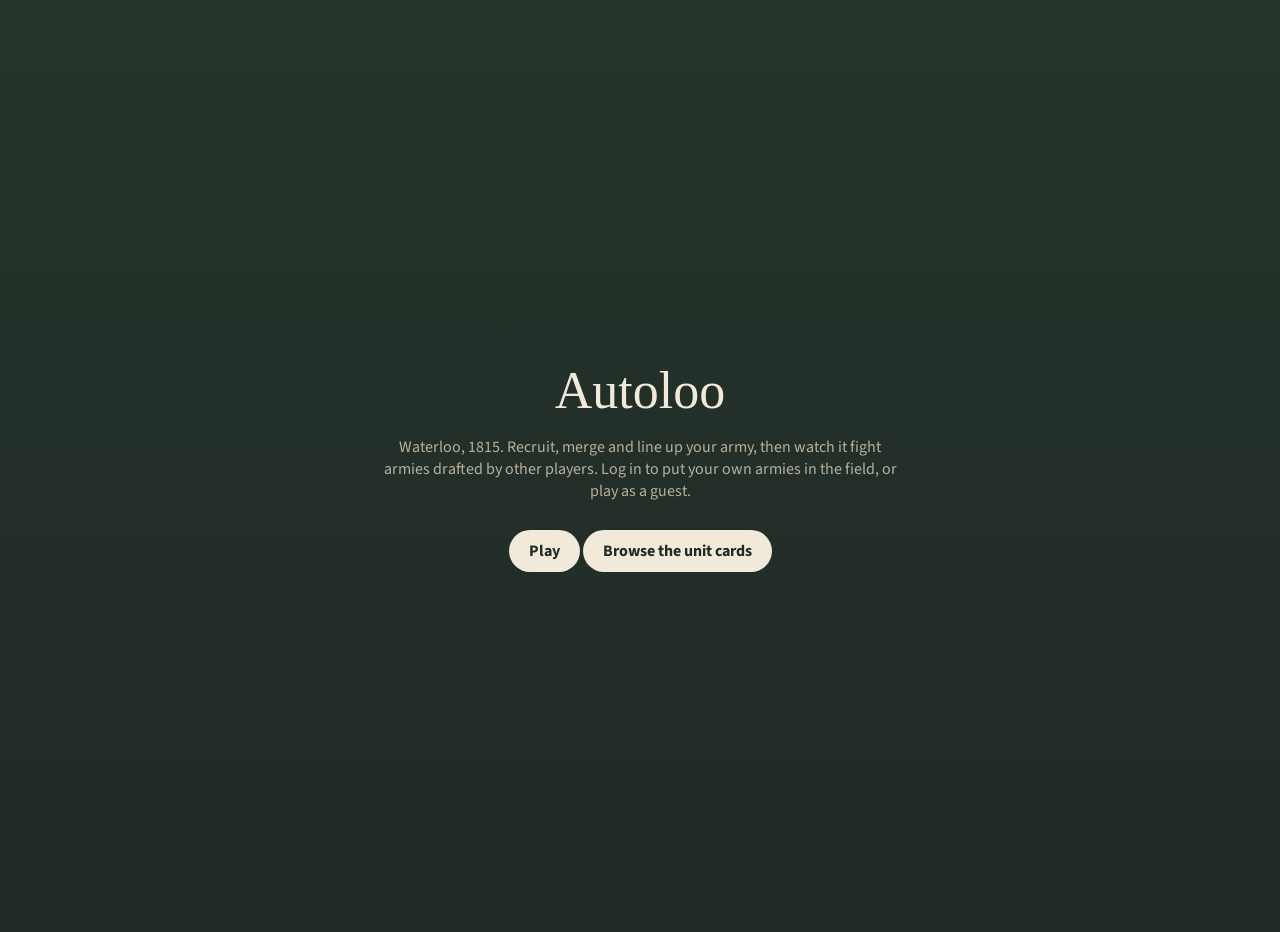
<file: index.html>
<!doctype html>
<html lang="en">
  <head>
    <meta charset="utf-8">
    <meta name="viewport" content="width=device-width, initial-scale=1">
    <title>Autoloo</title>
    <link rel="stylesheet" href="https://fonts.googleapis.com/css2?family=IM+Fell+English+SC&family=Source+Sans+3:wght@400;700&display=swap">
    <style>
      body {
        margin: 0;
        min-height: 100vh;
        display: grid;
        place-items: center;
        padding: 16px;
        font-family: "Source Sans 3", system-ui, sans-serif;
        color: #f1eadb;
        background: linear-gradient(#26342c, #1f2a24);
      }
      main { max-width: 520px; text-align: center; }
      h1 { margin: 0 0 8px; font-family: "IM Fell English SC", Georgia, serif; font-weight: 400; font-size: 52px; }
      p { color: #b9b09c; }
      a {
        display: inline-block;
        margin-top: 12px;
        padding: 10px 20px;
        border-radius: 999px;
        background: #f1eadb;
        color: #1f2a24;
        font-weight: 700;
        text-decoration: none;
      }
      a:focus-visible { outline: 2px solid #e3c36b; outline-offset: 3px; }
    </style>
  </head>
  <body>
    <main>
      <h1>Autoloo</h1>
      <p>Waterloo, 1815. Recruit, merge and line up your army, then watch it fight armies drafted by other players. Log in to put your own armies in the field, or play as a guest.</p>
      <a href="play.html">Play</a>
      <a href="unit-cards.html">Browse the unit cards</a>
    </main>
  </body>
</html>
</file>
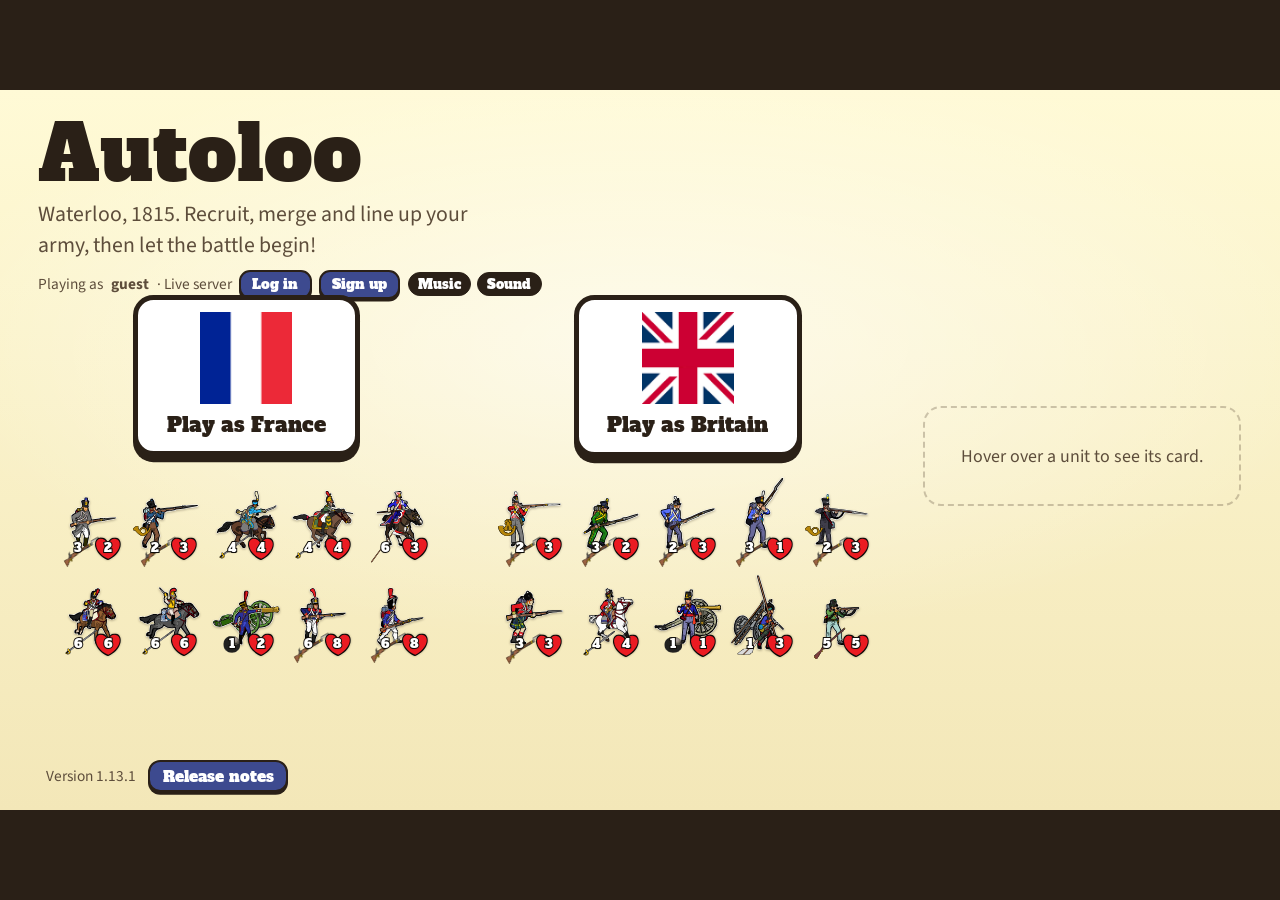
<file: play.html>
<!doctype html>
<html lang="en">
  <head>
    <meta charset="utf-8">
    <meta name="viewport" content="width=device-width, initial-scale=1, viewport-fit=cover">
    <title>Autoloo</title>
    <link rel="preconnect" href="https://fonts.googleapis.com">
    <link rel="preconnect" href="https://fonts.gstatic.com" crossorigin>
    <link rel="stylesheet" href="https://fonts.googleapis.com/css2?family=Alfa+Slab+One&family=IM+Fell+English+SC&family=Source+Sans+3:wght@400;500;600;700;800;900&display=swap">
    <link rel="stylesheet" href="src/cards/unit-card.css">
    <link rel="stylesheet" href="src/game/ui/game.css">
  </head>
  <body>
    <main class="stage-wrap">
      <div class="stage" id="game" aria-live="polite">
        <p class="boot">Mustering the armies…</p>
      </div>
    </main>
    <script type="module" src="src/game/ui/main.js"></script>
  </body>
</html>
</file>
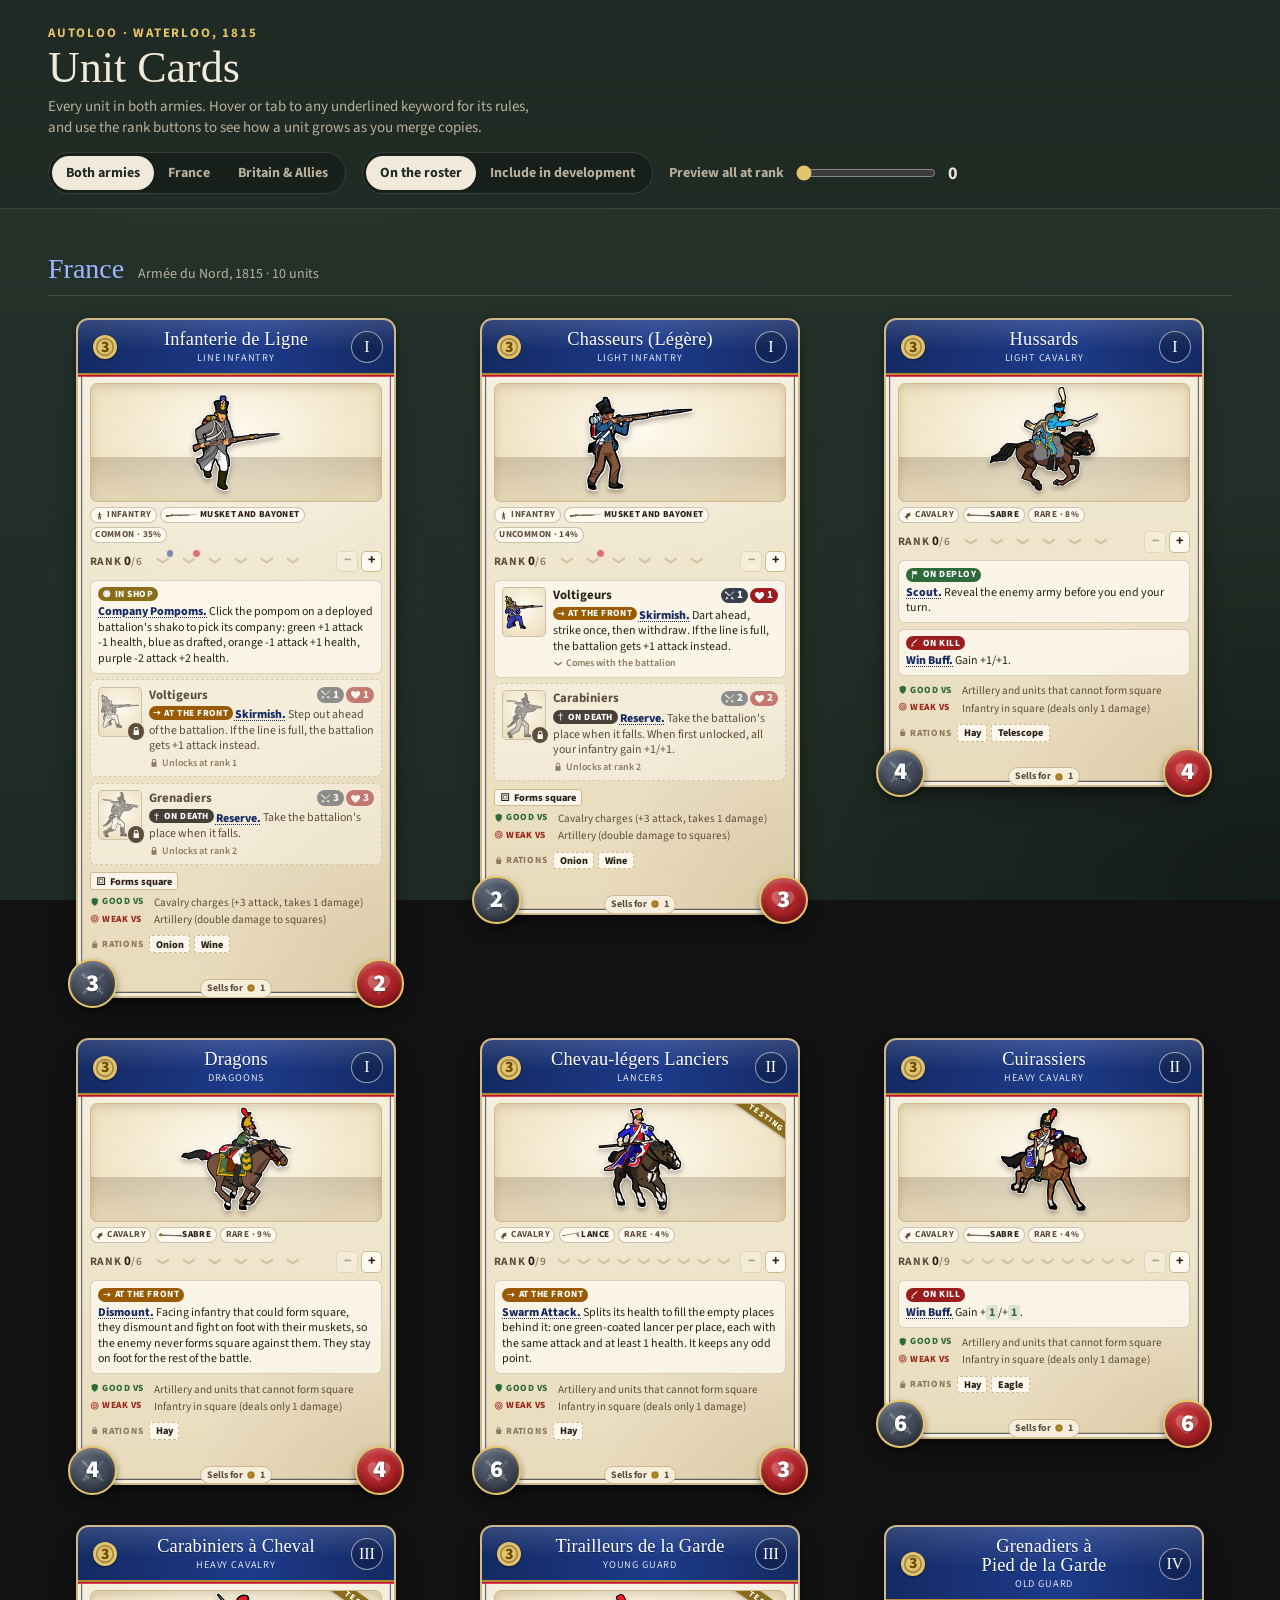
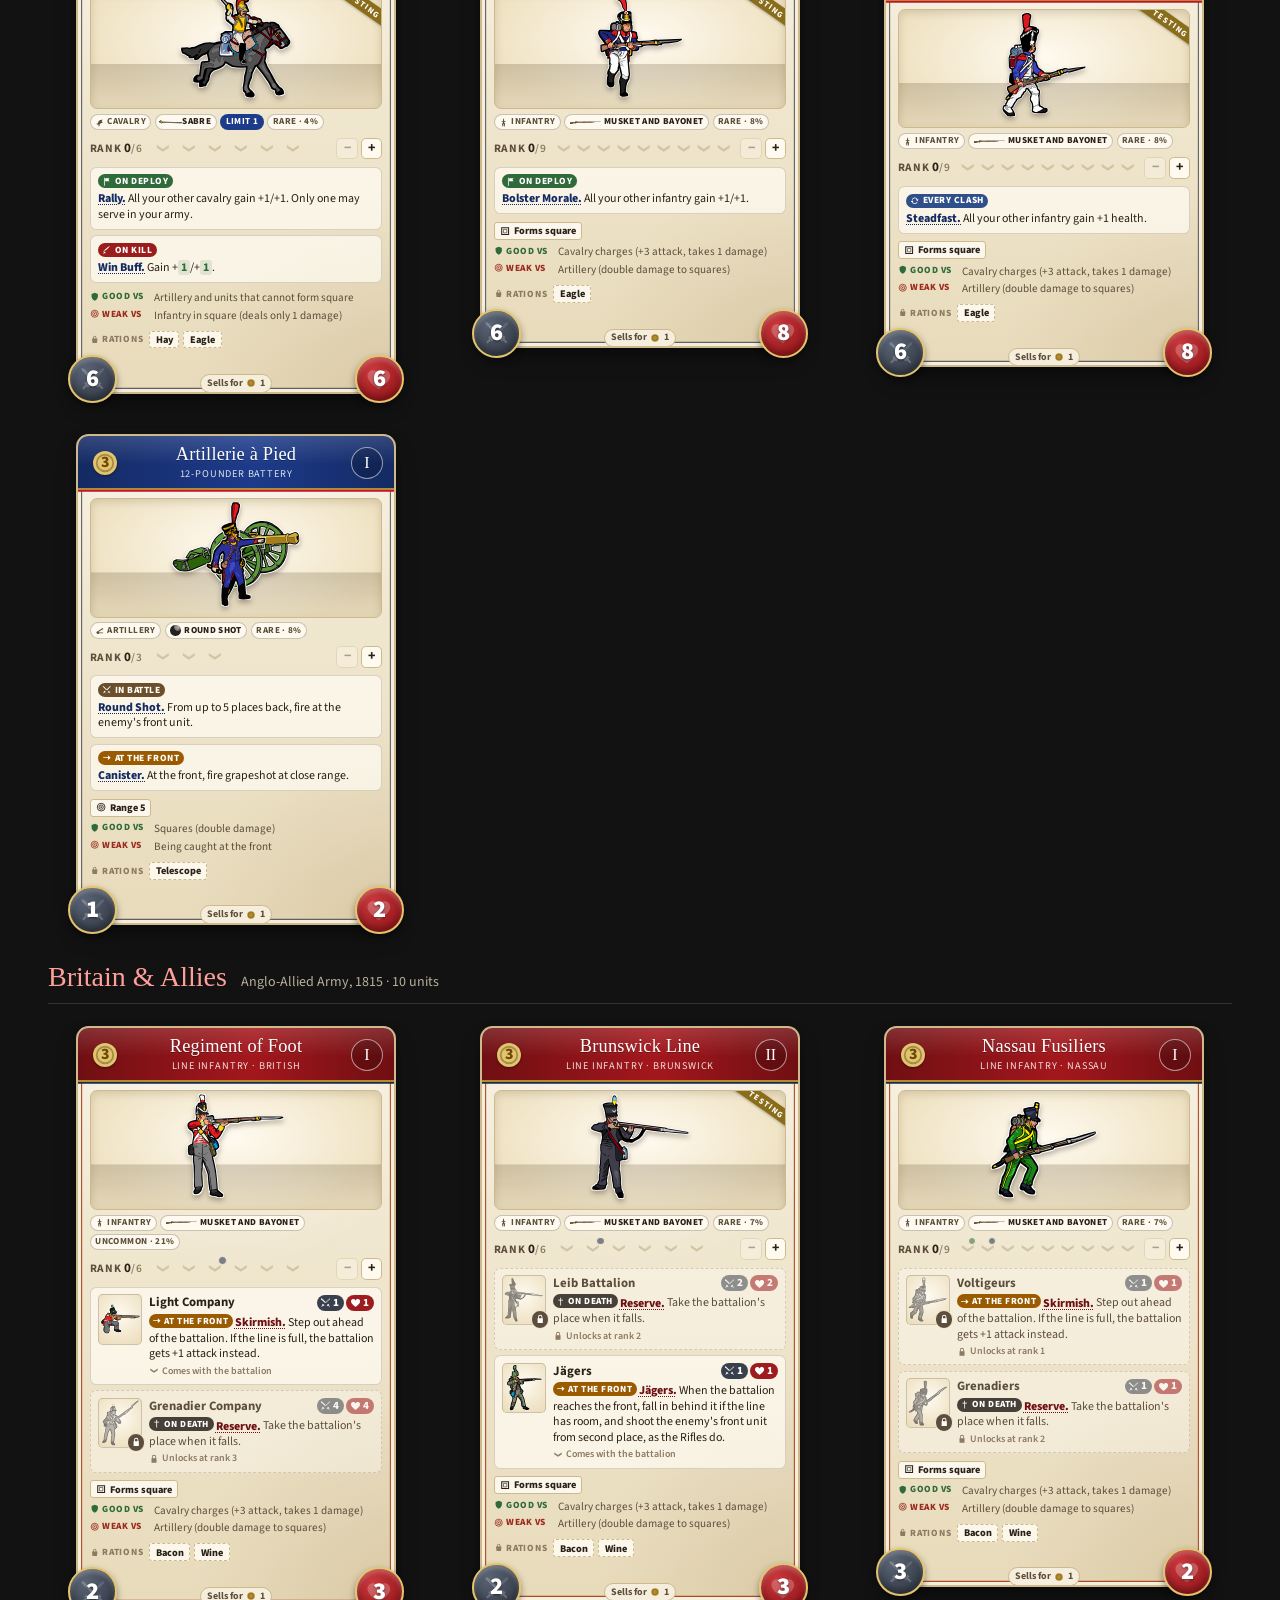
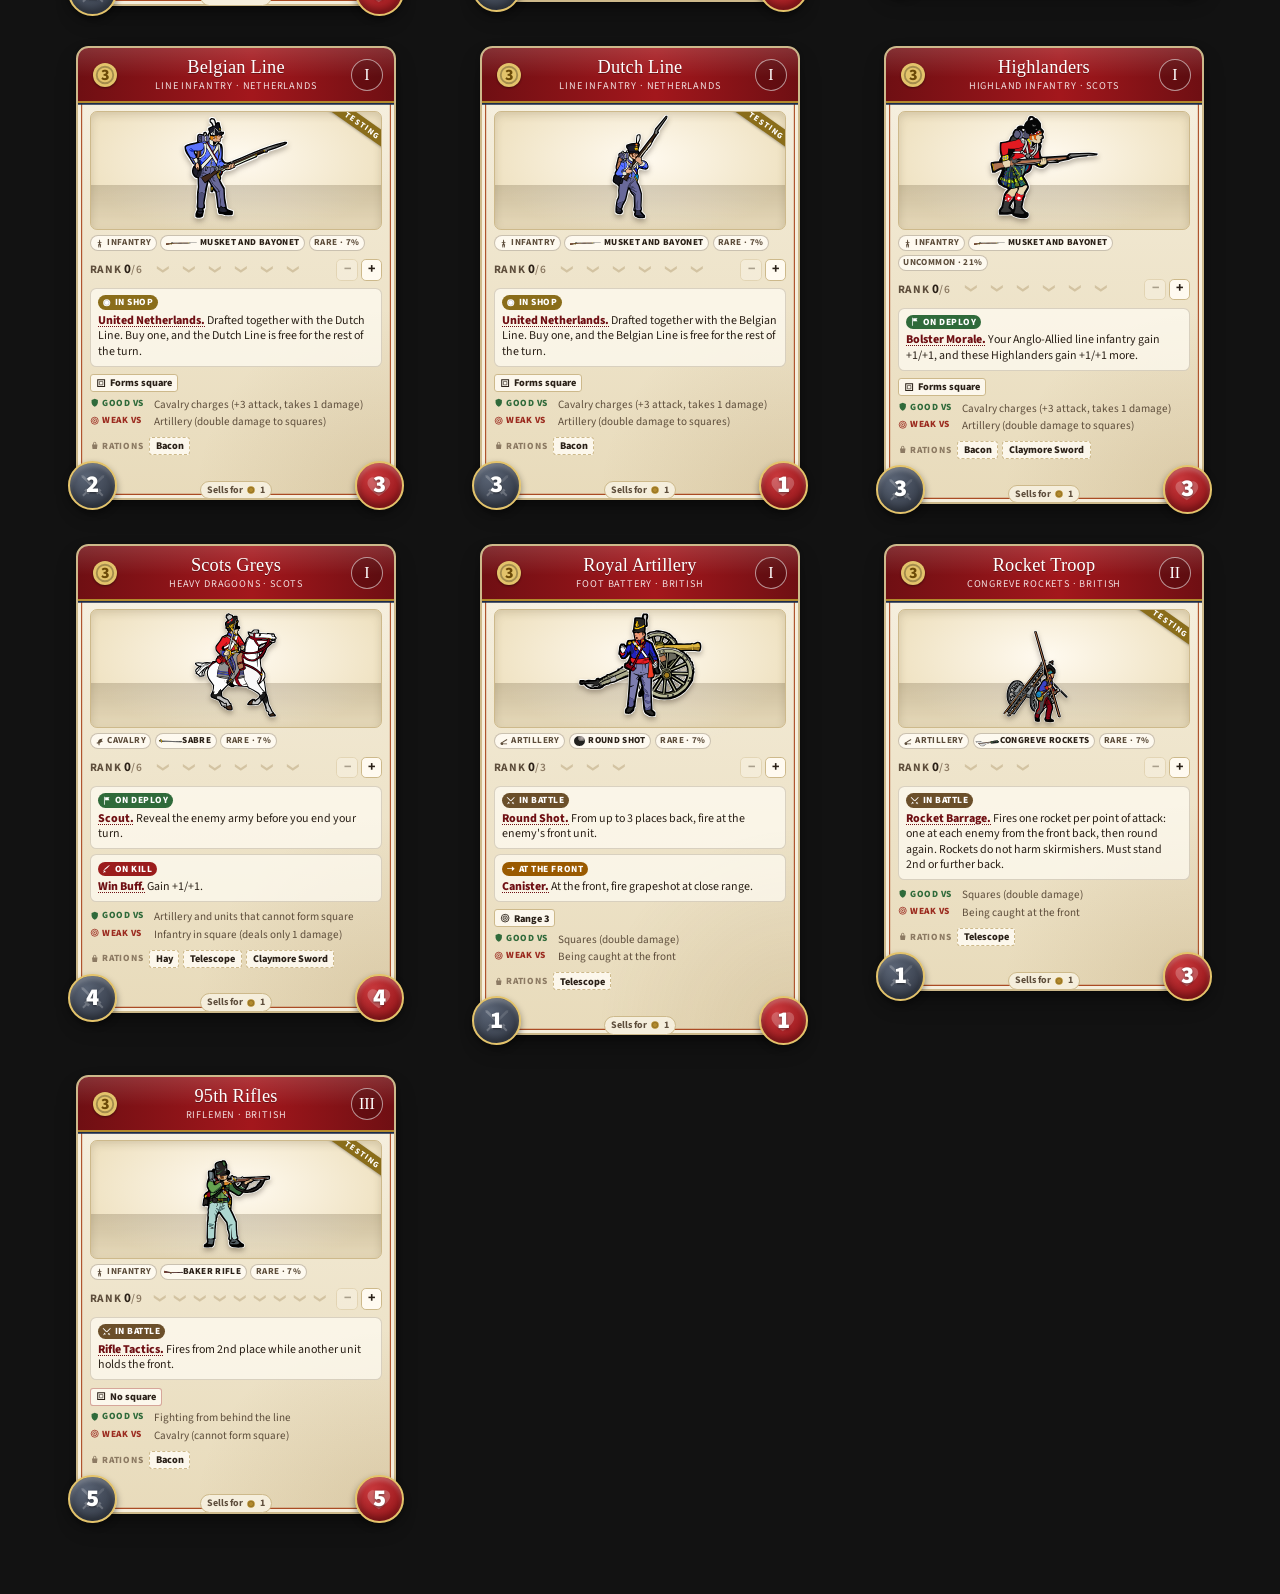
<file: unit-cards.html>
<!doctype html>
<html lang="en">
  <head>
    <meta charset="utf-8">
    <meta name="viewport" content="width=device-width, initial-scale=1">
    <title>Autoloo Unit Cards</title>
    <link rel="preconnect" href="https://fonts.googleapis.com">
    <link rel="preconnect" href="https://fonts.gstatic.com" crossorigin>
    <link rel="stylesheet" href="https://fonts.googleapis.com/css2?family=IM+Fell+English+SC&family=Source+Sans+3:wght@400;500;600;700;800;900&display=swap">
    <link rel="stylesheet" href="src/cards/unit-card.css">
    <link rel="stylesheet" href="src/pages/unit-cards.css">
  </head>
  <body>
    <header class="page-head">
      <div class="page-head__inner">
        <div>
          <p class="eyebrow"><a href="./">Autoloo</a> · Waterloo, 1815</p>
          <h1>Unit Cards</h1>
          <p class="lede">Every unit in both armies. Hover or tab to any underlined keyword for its rules, and use the rank buttons to see how a unit grows as you merge copies.</p>
        </div>
      </div>
      <nav class="controls" aria-label="Card filters">
        <div class="seg" role="tablist" aria-label="Army">
          <button type="button" role="tab" data-nation="all" aria-selected="true">Both armies</button>
          <button type="button" role="tab" data-nation="france" aria-selected="false">France</button>
          <button type="button" role="tab" data-nation="britain" aria-selected="false">Britain &amp; Allies</button>
        </div>
        <div class="seg" role="group" aria-label="Which units">
          <button type="button" data-scope="roster" aria-pressed="true">On the roster</button>
          <button type="button" data-scope="all" aria-pressed="false">Include in development</button>
        </div>
        <label class="rank-all">
          <span>Preview all at rank</span>
          <input type="range" min="0" max="9" value="0" step="1" id="rank-all">
          <output for="rank-all" id="rank-all-out">0</output>
        </label>
      </nav>
    </header>

    <main id="armies" aria-live="polite">
      <p class="status">Loading rosters…</p>
    </main>

    <script type="module" src="src/pages/unit-cards.js"></script>
  </body>
</html>
</file>
<file: src/cards/unit-card.css>
/* autoloo unit card. Size the whole card with --ucard-w; everything else scales in em. */

.ucard {
  --ucard-w: 320px;
  --paper: #f5eedc;
  --paper-2: #e8dbbb;
  --paper-edge: #cdb98b;
  --ink: #2a2017;
  --ink-soft: #5d4d3b;
  --ink-faint: #8c7a63;
  --gold: #b38a2d;
  --gold-hi: #e3c36b;
  --atk: #39404d;
  --atk-hi: #5a6475;
  --hp: #9e1b1f;
  --hp-hi: #c8383c;
  --good: #2f6a3a;
  --bad: #9b2b1f;
  --nation: #1d3b8b;
  --nation-deep: #142a63;
  --nation-accent: #c8102e;

  position: relative;
  width: var(--ucard-w);
  font-size: calc(var(--ucard-w) / 23);
  font-family: "Source Sans 3", "Segoe UI", system-ui, sans-serif;
  color: var(--ink);
  line-height: 1.3;
  text-align: left;
  isolation: isolate;
}

.ucard[data-nation="britain"] {
  --nation: #a3171c;
  --nation-deep: #6f0f13;
  --nation-accent: #1b2a4a;
}

.ucard *,
.ucard *::before,
.ucard *::after {
  box-sizing: border-box;
}

.ucard .ico {
  width: 1em;
  height: 1em;
  flex: none;
  vertical-align: -0.14em;
}

/* Frame ------------------------------------------------------------------ */

.ucard__frame {
  display: flex;
  flex-direction: column;
  gap: 0.55em;
  padding: 0 0.85em 3.1em;
  border-radius: 0.9em;
  background:
    radial-gradient(120% 70% at 50% 0%, rgba(255, 255, 255, 0.55), transparent 60%),
    radial-gradient(90% 60% at 100% 100%, rgba(140, 105, 50, 0.16), transparent 70%),
    linear-gradient(var(--paper), var(--paper-2));
  border: 0.16em solid var(--paper-edge);
  box-shadow:
    inset 0 0 0 0.22em var(--paper),
    inset 0 0 0 0.3em color-mix(in srgb, var(--nation) 55%, var(--gold)),
    0 0.15em 0.3em rgba(0, 0, 0, 0.25),
    0 0.9em 1.8em -0.5em rgba(0, 0, 0, 0.45);
  overflow: visible;
}

/* Header ----------------------------------------------------------------- */

.ucard__head {
  display: grid;
  grid-template-columns: auto 1fr auto;
  align-items: center;
  gap: 0.5em;
  margin: 0 -0.85em;
  padding: 0.7em 0.8em 0.6em;
  border-radius: 0.75em 0.75em 0 0;
  color: #fff;
  background:
    linear-gradient(180deg, rgba(255, 255, 255, 0.14), transparent 55%),
    linear-gradient(90deg, var(--nation-deep), var(--nation) 55%, var(--nation-deep));
  border-bottom: 0.18em solid var(--gold);
  box-shadow: 0 0.12em 0 var(--nation-accent);
}

.ucard__title {
  min-width: 0;
  text-align: center;
}

.ucard__title h3 {
  margin: 0;
  font-family: "IM Fell English SC", "Iowan Old Style", Georgia, serif;
  font-weight: 400;
  font-size: 1.32em;
  line-height: 1.05;
  letter-spacing: 0.01em;
  text-wrap: balance;
  text-shadow: 0 0.08em 0 rgba(0, 0, 0, 0.35);
}

.ucard__title p {
  margin: 0.2em 0 0;
  font-size: 0.74em;
  letter-spacing: 0.08em;
  text-transform: uppercase;
  opacity: 0.85;
}

.ucard__cost,
.ucard__tier {
  display: grid;
  place-items: center;
  width: 2.3em;
  height: 2.3em;
  border-radius: 50%;
  position: relative;
}

.ucard__cost {
  color: #6b4a08;
}

.ucard__cost .ico {
  position: absolute;
  inset: 0;
  width: 100%;
  height: 100%;
  color: var(--gold-hi);
  filter: drop-shadow(0 0.08em 0.06em rgba(0, 0, 0, 0.45));
}

.ucard__cost span {
  position: relative;
  font-weight: 800;
  font-size: 1.15em;
}

.ucard__tier {
  border: 0.12em solid rgba(255, 255, 255, 0.55);
  background: rgba(0, 0, 0, 0.18);
  line-height: 1;
}

.ucard__tier span {
  font-family: "IM Fell English SC", Georgia, serif;
  font-size: 1.15em;
}

/* Art -------------------------------------------------------------------- */

.ucard__art {
  position: relative;
  margin: 0;
  height: 8.6em;
  border-radius: 0.5em;
  overflow: hidden;
  display: grid;
  place-items: center;
  background:
    linear-gradient(180deg, transparent 62%, rgba(84, 66, 34, 0.22) 62.5%, rgba(84, 66, 34, 0.06)),
    radial-gradient(70% 90% at 50% 40%, #fffaf0, #efe2c2 75%);
  border: 0.08em solid var(--paper-edge);
  box-shadow: inset 0 0.2em 0.6em rgba(80, 60, 30, 0.18);
}

/* Sprite stage: sized and laid out by sprite-art.js, standing on a shared
   ground line (bottom must match ART.baseline in unit-card.js). */
.ucard__stage {
  position: absolute;
  left: 50%;
  bottom: 0.75em;
  transform: translateX(-50%);
  filter: drop-shadow(0 0.25em 0.2em rgba(40, 28, 12, 0.3));
}

.ucard__stage img,
.company__stage img {
  position: absolute;
  max-width: none;
}

.ucard__noart {
  display: grid;
  justify-items: center;
  gap: 0.3em;
  color: var(--ink-faint);
  font-size: 0.78em;
  font-style: italic;
}

.ucard__noart .ico {
  width: 3.4em;
  height: 3.4em;
  opacity: 0.4;
}

.ucard__badges {
  display: flex;
  flex-wrap: wrap;
  gap: 0.25em;
  margin-top: -0.2em;
}

.badge {
  display: inline-flex;
  align-items: center;
  gap: 0.3em;
  padding: 0.12em 0.5em;
  border-radius: 99em;
  font-size: 0.66em;
  font-weight: 700;
  letter-spacing: 0.04em;
  text-transform: uppercase;
  color: var(--ink-soft);
  background: rgba(255, 252, 244, 0.88);
  border: 0.1em solid rgba(140, 122, 99, 0.45);
}

/* The weapon badge: the icon the board shows behind the attack number. Long
   icons are kept short; diagonal ones are turned level. */
.badge--weapon img {
  height: 1.15em;
  max-width: 3.4em;
  object-fit: contain;
}

.badge--weapon img[data-weapon="musket"],
.badge--weapon img[data-weapon="lightMusket"] {
  height: auto;
  width: 3.4em;
}

.badge--weapon img[data-weapon="rifle"],
.badge--weapon img[data-weapon="lance"],
.badge--weapon img[data-weapon="sabre"],
.badge--weapon img[data-weapon="rocket"] {
  height: 1.6em;
  margin: -0.25em 0;
  transform: rotate(var(--rot));
}

.badge--weapon img[data-weapon="rifle"] { --rot: 135deg; }
.badge--weapon img[data-weapon="lance"] { --rot: 45deg; }
.badge--weapon img[data-weapon="sabre"] { --rot: 145deg; }
.badge--weapon img[data-weapon="rocket"] { --rot: 38deg; }

.badge--limit {
  color: #fff;
  background: var(--nation);
  border-color: transparent;
}

.ucard__ribbon {
  position: absolute;
  top: 0.75em;
  right: -2.3em;
  width: 9em;
  padding: 0.18em 0;
  transform: rotate(35deg);
  text-align: center;
  font-size: 0.6em;
  font-weight: 800;
  letter-spacing: 0.1em;
  text-transform: uppercase;
  color: #fff;
  background: #8a6d1a;
  box-shadow: 0 0.1em 0.3em rgba(0, 0, 0, 0.3);
}

.ucard__ribbon[data-kind="dev"] {
  background: #5d4d3b;
}

/* Rank track ------------------------------------------------------------- */

.ucard__rank-row {
  display: flex;
  align-items: center;
  gap: 0.6em;
}

.ucard__rank-row > .kw {
  font-size: 0.82em;
  font-weight: 700;
  letter-spacing: 0.05em;
  text-transform: uppercase;
  color: var(--ink-soft);
  white-space: nowrap;
}

.ucard__rank-row b {
  color: var(--ink);
  font-size: 1.15em;
}

.dim {
  color: var(--ink-faint);
  font-weight: 600;
}

.pips {
  display: flex;
  flex: 1;
  gap: 0.18em;
  margin: 0;
  padding: 0;
  list-style: none;
}

.pip {
  position: relative;
  flex: 1;
  max-width: 1.7em;
  height: 1.15em;
  display: grid;
  place-items: center;
  color: color-mix(in srgb, var(--paper-edge) 75%, var(--ink-faint));
  opacity: 0.55;
  transition: color 0.18s ease, opacity 0.18s ease;
}

.pip .ico {
  width: 100%;
  height: 100%;
}

.pip.is-on {
  opacity: 1;
  color: var(--gold);
  filter: drop-shadow(0 0.06em 0 rgba(90, 60, 10, 0.5));
}

.pip__unlock {
  position: absolute;
  top: -0.32em;
  right: 0;
  width: 0.62em;
  height: 0.62em;
  border-radius: 50%;
  border: 0.1em solid var(--paper);
  background: var(--nation);
}

.pip__unlock[data-kind="grenadier"] {
  background: var(--nation-accent);
}

.ucard[data-nation="britain"] .pip__unlock[data-kind="skirmisher"] {
  background: #2f6a3a;
}

.stepper {
  display: flex;
  gap: 0.2em;
}

.stepper button {
  width: 1.55em;
  height: 1.55em;
  padding: 0;
  border-radius: 0.35em;
  border: 0.08em solid var(--paper-edge);
  background: #fffaf0;
  color: var(--ink);
  font: inherit;
  font-weight: 800;
  line-height: 1;
  cursor: pointer;
}

.stepper button:hover:not(:disabled) {
  background: var(--nation);
  color: #fff;
  border-color: var(--nation);
}

.stepper button:disabled {
  opacity: 0.35;
  cursor: default;
}

.stepper button:focus-visible {
  outline: 0.14em solid var(--nation);
  outline-offset: 0.1em;
}

/* Abilities -------------------------------------------------------------- */

.ucard__abilities {
  display: grid;
  gap: 0.4em;
  margin: 0;
  padding: 0;
  list-style: none;
}

.ability {
  display: grid;
  gap: 0.22em;
  padding: 0.45em 0.55em;
  border-radius: 0.45em;
  background: rgba(255, 252, 244, 0.7);
  border: 0.06em solid rgba(140, 122, 99, 0.3);
}

.ability p {
  margin: 0;
  font-size: 0.86em;
}

.ability--none {
  color: var(--ink-faint);
  font-style: italic;
  font-size: 0.82em;
  text-align: center;
}

.dyn {
  display: inline-block;
  min-width: 1em;
  padding: 0 0.15em;
  border-radius: 0.2em;
  text-align: center;
  color: var(--good);
  background: rgba(47, 106, 58, 0.12);
}

.trig {
  justify-self: start;
  display: inline-flex;
  align-items: center;
  gap: 0.3em;
  padding: 0.1em 0.5em 0.1em 0.4em;
  border-radius: 99em;
  font-size: 0.68em;
  font-weight: 800;
  letter-spacing: 0.06em;
  text-transform: uppercase;
  color: #fff;
  background: var(--trig, #6b4f2a);
  white-space: nowrap;
}

.trig--sm {
  font-size: 0.78em;
  vertical-align: 0.08em;
}

.trig[data-trigger="shop"] { --trig: #8a6d1a; }
.trig[data-trigger="deploy"] { --trig: #2f6a3a; }
.trig[data-trigger="firstClash"] { --trig: #6d3a91; }
.trig[data-trigger="battle"] { --trig: #6b4f2a; }
.trig[data-trigger="eachCycle"] { --trig: #2f4f8a; }
.trig[data-trigger="front"] { --trig: #9a5a00; }
.trig[data-trigger="kill"] { --trig: #9b1c1c; }
.trig[data-trigger="death"] { --trig: #474038; }

/* Attachment companies */

.ability--company {
  grid-template-columns: 3.1em 1fr;
  gap: 0.5em;
  align-items: start;
}

.company__art {
  position: relative;
  width: 3.1em;
  height: 3.6em;
  display: grid;
  place-items: center;
  border-radius: 0.35em;
  background: radial-gradient(circle at 50% 40%, #fffaf0, #eadcb9);
  border: 0.06em solid rgba(140, 122, 99, 0.35);
  color: var(--ink-faint);
}

.company__stage {
  position: relative;
}

.company__art > .ico {
  width: 1.8em;
  height: 1.8em;
  opacity: 0.5;
}

.company__lock {
  position: absolute;
  right: -0.35em;
  bottom: -0.35em;
  display: grid;
  place-items: center;
  width: 1.35em;
  height: 1.35em;
  border-radius: 50%;
  background: var(--ink-soft);
  border: 0.1em solid var(--paper);
  color: #fff;
}

.company__lock .ico {
  width: 0.75em;
  height: 0.75em;
}

.ability--company.is-locked .company__stage {
  filter: grayscale(1);
  opacity: 0.5;
}

.ability--company.is-locked {
  background: rgba(255, 252, 244, 0.4);
  border-style: dashed;
}

.company__body {
  display: grid;
  gap: 0.2em;
  min-width: 0;
}

.company__head {
  display: flex;
  align-items: center;
  justify-content: space-between;
  gap: 0.4em;
}

.company__head strong {
  font-size: 0.92em;
}

.mini-stats {
  display: inline-flex;
  gap: 0.25em;
  font-size: 0.8em;
  font-weight: 800;
}

.mini-stats > span {
  display: inline-flex;
  align-items: center;
  gap: 0.2em;
  padding: 0.05em 0.4em 0.05em 0.3em;
  border-radius: 99em;
  color: #fff;
}

.mini-stats__atk { background: var(--atk); }
.mini-stats__hp { background: var(--hp); }

.company__unlock {
  display: inline-flex;
  align-items: center;
  gap: 0.3em;
  font-size: 0.72em;
  font-weight: 600;
  color: var(--ink-faint);
}

.ability--company.is-locked .company__head strong,
.ability--company.is-locked p {
  color: var(--ink-soft);
}

.ability--company.is-locked .mini-stats {
  opacity: 0.55;
}

/* Tactics, traits and rations ------------------------------------------- */

.ucard__tactics {
  display: grid;
  gap: 0.35em;
}

.ucard__tactics dl {
  display: grid;
  gap: 0.15em;
  margin: 0;
}

.tac {
  display: grid;
  grid-template-columns: 5.4em 1fr;
  align-items: baseline;
  gap: 0.4em;
  font-size: 0.8em;
}

.tac dt {
  display: inline-flex;
  align-items: center;
  gap: 0.3em;
  font-weight: 800;
  font-size: 0.85em;
  letter-spacing: 0.06em;
  text-transform: uppercase;
}

.tac dd {
  margin: 0;
  color: var(--ink-soft);
}

.tac--good dt { color: var(--good); }
.tac--bad dt { color: var(--bad); }

.traits,
.ucard__rations {
  display: flex;
  flex-wrap: wrap;
  align-items: center;
  gap: 0.3em;
}

.trait,
.ration {
  display: inline-flex;
  align-items: center;
  gap: 0.3em;
  padding: 0.12em 0.55em;
  border-radius: 0.3em;
  font-size: 0.74em;
  font-weight: 700;
  color: var(--ink);
  background: rgba(255, 252, 244, 0.85);
  border: 0.08em solid var(--paper-edge);
}

.trait--neg {
  color: var(--bad);
  border-color: rgba(155, 43, 31, 0.4);
  text-decoration: line-through;
  text-decoration-thickness: 0.08em;
}

.ucard__rations-label {
  display: inline-flex;
  align-items: center;
  gap: 0.3em;
  margin-right: 0.15em;
  font-size: 0.68em;
  font-weight: 800;
  letter-spacing: 0.08em;
  text-transform: uppercase;
  color: var(--ink-faint);
}

.ration {
  border-style: dashed;
}

/* Footer: stat medallions ----------------------------------------------- */

.ucard__foot {
  position: absolute;
  left: -0.55em;
  right: -0.55em;
  bottom: -0.7em;
  display: flex;
  align-items: flex-end;
  justify-content: space-between;
  pointer-events: none;
}

.stat {
  position: relative;
  display: grid;
  place-items: center;
  width: 3.5em;
  height: 3.5em;
  border-radius: 50%;
  color: #fff;
  pointer-events: auto;
  border: 0.16em solid var(--gold-hi);
  box-shadow:
    inset 0 -0.3em 0.5em rgba(0, 0, 0, 0.3),
    inset 0 0.25em 0.3em rgba(255, 255, 255, 0.25),
    0 0.25em 0.5em rgba(0, 0, 0, 0.4);
}

.stat > .ico {
  position: absolute;
  width: 62%;
  height: 62%;
  opacity: 0.22;
}

.stat b {
  position: relative;
  font-size: 1.75em;
  font-weight: 900;
  line-height: 1;
  font-variant-numeric: tabular-nums;
  text-shadow: 0 0.06em 0.1em rgba(0, 0, 0, 0.5);
}

.stat sup {
  position: absolute;
  top: -0.2em;
  right: -0.35em;
  padding: 0.12em 0.4em;
  border-radius: 99em;
  font-size: 0.68em;
  font-weight: 800;
  color: #fff;
  background: var(--good);
  border: 0.1em solid var(--paper);
}

.stat--atk {
  background: radial-gradient(circle at 35% 30%, var(--atk-hi), var(--atk) 70%);
}

.stat--hp {
  background: radial-gradient(circle at 35% 30%, var(--hp-hi), var(--hp) 70%);
}

.ucard__sell {
  display: inline-flex;
  align-items: center;
  gap: 0.3em;
  margin-bottom: 1.05em;
  padding: 0.18em 0.6em;
  border-radius: 99em;
  font-size: 0.72em;
  font-weight: 700;
  color: var(--ink-soft);
  background: var(--paper);
  border: 0.08em solid var(--paper-edge);
  pointer-events: auto;
}

.ucard__sell .ico {
  color: var(--gold);
}

/* Keyword tooltips ------------------------------------------------------- */

.kw {
  position: relative;
  font-weight: 800;
  color: var(--nation-deep);
  cursor: help;
  text-decoration: underline dotted 0.08em;
  text-underline-offset: 0.18em;
  outline: none;
}

.kw--plain {
  color: inherit;
  text-decoration: none;
}

/* Shared tooltip element, positioned by tooltip.js. Lives on <body>. */
.ucard-tip {
  position: fixed;
  top: 0;
  left: 0;
  z-index: 1000;
  max-width: min(260px, calc(100vw - 16px));
  padding: 8px 11px;
  border-radius: 6px;
  font: 500 13px/1.4 "Source Sans 3", "Segoe UI", system-ui, sans-serif;
  color: #fbf6ea;
  background: #241b12;
  box-shadow: 0 6px 16px rgba(0, 0, 0, 0.35);
  pointer-events: none;
}

.ucard-tip[hidden] {
  display: none;
}

.kw:focus-visible {
  outline: 0.12em solid var(--nation);
  outline-offset: 0.1em;
  border-radius: 0.2em;
}

@media (prefers-reduced-motion: reduce) {
  .pip {
    transition: none;
  }
}
</file>
<file: src/game/ui/game.css>
/* Autoloo game screens. The stage is a fixed 16:9 board (like Unity's
   1920x1080 camera) that scales to the window: 1em = 1% of its width. */

:root {
  --field: #fffad6;
  --field-2: #f3e7b8;
  --ground: #d9c98f;
  --ink: #2a2017;
  --ink-soft: #5d4d3b;
  --gold: #b38a2d;
  --france: #1d3b8b;
  --britain: #a3171c;
  --atk: #39404d;
  --hp: #9e1b1f;
  --good: #2f6a3a;
  --frost: #7fb8e6;
  color-scheme: light;
}

* {
  box-sizing: border-box;
}

html,
body {
  margin: 0;
  height: 100%;
}

/* The board scales itself, so phone browsers must not enlarge its text
   (Android Chrome's text autosizing swelled everything sized in em). */
html {
  -webkit-text-size-adjust: 100%;
  text-size-adjust: 100%;
}

body {
  background: #2a2017;
  color: var(--ink);
  font-family: "Source Sans 3", "Segoe UI", system-ui, sans-serif;
  overscroll-behavior: none;
}

.stage-wrap {
  min-height: 100%;
  display: grid;
  place-items: center;
}

.stage {
  position: relative;
  width: min(100vw, 177.78vh);
  /* On phones, only the height not covered by the browser's toolbars. */
  width: min(100vw, 177.78dvh);
  aspect-ratio: 16 / 9;
  container-type: inline-size;
  overflow: hidden;
  background:
    radial-gradient(80% 60% at 50% 35%, rgba(255, 255, 255, 0.6), transparent 70%),
    linear-gradient(var(--field), var(--field-2));
  user-select: none;
  -webkit-user-select: none;
  touch-action: manipulation;
}

.boot,
.boot-error {
  position: absolute;
  inset: 0;
  display: grid;
  place-items: center;
  margin: 0;
  font: 2cqw "Alfa Slab One", Georgia, serif;
  color: var(--ink-soft);
  text-align: center;
  padding: 2cqw;
}

.screen {
  position: absolute;
  inset: 0;
  font-size: 1cqw;
}

.screen[data-nation="france"] {
  --nation: var(--france);
}

.screen[data-nation="britain"] {
  --nation: var(--britain);
}

h1,
h2 {
  font-family: "Alfa Slab One", Georgia, serif;
  font-weight: 400;
}

/* Buttons --------------------------------------------------------------- */

/* Game buttons: chunky ink-outlined plates in the board's slab lettering. */
.gbtn {
  --plate: #3d4a8f;
  display: inline-flex;
  align-items: center;
  justify-content: center;
  gap: 0.35em;
  height: 2.5em;
  padding: 0 0.8em;
  border: 0.1em solid var(--ink);
  border-radius: 0.45em;
  font: 2.1em/1 "Alfa Slab One", Georgia, serif;
  letter-spacing: 0.02em;
  white-space: nowrap;
  color: #fff;
  background: linear-gradient(rgba(255, 255, 255, 0.18), rgba(255, 255, 255, 0) 55%), var(--plate);
  box-shadow: 0 0.14em 0 var(--ink), inset 0 -0.12em 0 rgba(0, 0, 0, 0.22);
  text-shadow: 0 0.06em 0 rgba(0, 0, 0, 0.35);
  cursor: pointer;
  transition: transform 0.12s ease, filter 0.12s ease;
}

.gbtn:hover:not(:disabled) {
  filter: brightness(1.1);
  transform: translateY(-0.05em);
}

.gbtn:active:not(:disabled) {
  transform: translateY(0.1em);
  box-shadow: 0 0.04em 0 var(--ink), inset 0 -0.12em 0 rgba(0, 0, 0, 0.22);
}

.gbtn:disabled {
  filter: grayscale(1) opacity(0.5);
  cursor: default;
}

.gbtn__icon {
  width: 1em;
  height: 1em;
  flex: none;
}

/* The price, on a parchment chip: "1" to roll, "+1" when selling. */
.gbtn__cost {
  display: inline-flex;
  align-items: center;
  gap: 0.15em;
  margin-left: 0.15em;
  padding: 0.12em 0.4em 0.12em 0.15em;
  border-radius: 99em;
  font-size: 0.85em;
  color: var(--ink);
  text-shadow: none;
  background: var(--field);
}

.gbtn__cost img {
  width: 1.1em;
  height: 1.1em;
}

.gbtn--quit {
  --plate: #6b5844;
  height: 2.2em;
  padding: 0 0.7em 0 0.45em;
  font-size: 1.6em;
}

.gbtn--roll {
  --plate: #3d4a8f;
  height: 2.7em;
  font-size: 1.8em;
}

/* "Draft Recruits" over the shop rank. */
.gbtn__stack {
  display: grid;
  justify-items: start;
  line-height: 1.05;
}

.gbtn__stack small {
  font: 700 0.7em "Source Sans 3", sans-serif;
  letter-spacing: 0.04em;
  opacity: 0.9;
}

.gbtn--reserve {
  --plate: #8a6a1f;
}

.gbtn--reserve[aria-pressed="true"] {
  --plate: #5d4d3b;
}

.gbtn--sell {
  --plate: var(--good);
}

.gbtn--battle {
  --plate: #a3171c;
  height: 2.4em;
  padding: 0 0.7em 0 0.9em;
  font-size: 2.7em;
}

.gbtn:focus-visible,
.btn:focus-visible,
.token:focus-visible,
.slot__empty:focus-visible,
.side__flag:focus-visible {
  outline: 0.35em solid var(--gold);
  outline-offset: 0.2em;
}

.btn {
  padding: 0.6em 1.6em;
  border: 0.25em solid var(--ink);
  border-radius: 0.8em;
  font: 1.9em "Alfa Slab One", Georgia, serif;
  color: #fff;
  background: #3d4a8f;
  box-shadow: 0 0.25em 0 var(--ink);
  cursor: pointer;
}

.btn:hover {
  filter: brightness(1.1);
}

.btn:active {
  transform: translateY(0.15em);
  box-shadow: 0 0.1em 0 var(--ink);
}

/* HUD -------------------------------------------------------------------- */

.hud {
  position: absolute;
  top: 0;
  left: 0;
  right: 0;
  height: 6.5em;
  display: flex;
  align-items: center;
  gap: 2em;
  padding: 0.8em 2em;
}

.hud__stats {
  display: flex;
  align-items: center;
  gap: 2.4em;
  font: 2.6em "Alfa Slab One", Georgia, serif;
}

.hud__stat {
  display: inline-flex;
  align-items: center;
  gap: 0.25em;
}

.hud__stat img {
  height: 1.3em;
}

.hud__stat small {
  font-size: 0.55em;
  color: var(--ink-soft);
}

.hud__turn {
  font-size: 0.75em;
  color: var(--ink-soft);
}

.hud__turn b {
  font-size: 1.35em;
  color: var(--ink);
}

.hud__opponent {
  margin-left: auto;
  display: grid;
  justify-items: end;
  line-height: 1.1;
}

.hud__opponent span {
  font-size: 1.3em;
  font-weight: 700;
  letter-spacing: 0.08em;
  text-transform: uppercase;
  color: var(--ink-soft);
}

.hud__opponent b {
  font: 2em "Alfa Slab One", Georgia, serif;
}

/* Board ----------------------------------------------------------------- */

.line {
  position: absolute;
  top: 14.5em;
  left: 2em;
  width: 68em;
}

.line__slots,
.shop__slots {
  display: flex;
  gap: 1.1em;
}

.line__front {
  position: absolute;
  right: -0.5em;
  top: -2.6em;
  display: flex;
  align-items: center;
  gap: 0.4em;
  font: 1.6em "Alfa Slab One", Georgia, serif;
  color: var(--ink-soft);
}

.line__front img {
  height: 1.3em;
}

.shop {
  position: absolute;
  top: 31em;
  left: 2em;
  display: flex;
  align-items: flex-end;
  gap: 1.5em;
}

.shop__sign {
  width: 10em;
  align-self: center;
}

/* Rations: to the right of the recruits, smaller than a unit. */
.rations {
  position: absolute;
  top: 33.2em;
  left: 54em;
  display: grid;
  justify-items: center;
  gap: 0.3em;
}

.rations__title {
  margin: 0;
  font-size: 1.6em;
  color: var(--ink-soft);
}

.rations__slots {
  display: flex;
  gap: 0.8em;
}

.slot.slot--ration {
  width: 7.6em;
  height: 9.6em;
  border: 0.15em dashed rgba(93, 77, 59, 0.25);
}

.token.token--ration {
  width: 100%;
  height: 100%;
}

.token--ration .token__figure {
  inset: 1.6em 0.5em 1.2em;
  align-items: center;
  justify-content: center;
  transition: transform 0.12s ease;
}

.token--ration .token__figure img {
  max-width: 100%;
  max-height: 100%;
  filter: drop-shadow(0 0.2em 0.15em rgba(42, 32, 23, 0.3));
}

.token--ration .token__cost {
  font-size: 1.3em;
}

.token--ration.is-frozen::after {
  font-size: 0.85em;
  bottom: -1.3em;
}

.slot {
  position: relative;
  width: 12em;
  height: 14em;
  display: grid;
  place-items: end center;
  border-radius: 1em;
  transition: background 0.15s ease, box-shadow 0.15s ease;
}

.slot--line {
  background: linear-gradient(transparent 60%, rgba(150, 120, 60, 0.12));
}

/* Unity's ring marker, flattened into a ground ellipse under the unit's feet. */
.slot__marker {
  position: absolute;
  left: 8%;
  bottom: 0.8em;
  width: 84%;
  height: 3.2em;
  opacity: 0.35;
  pointer-events: none;
}

.slot__empty {
  position: absolute;
  inset: 0;
  border: 0.18em dashed rgba(93, 77, 59, 0.3);
  border-radius: 1em;
  background: none;
  cursor: pointer;
}

.slot.is-target {
  box-shadow: inset 0 0 0 0.3em rgba(179, 138, 45, 0.55);
  background: rgba(255, 236, 170, 0.45);
}

.slot.is-merge {
  box-shadow: inset 0 0 0 0.3em rgba(47, 106, 58, 0.6);
  background: rgba(190, 230, 190, 0.45);
}

.slot.is-over {
  box-shadow: inset 0 0 0 0.45em var(--gold);
}

.slot__hint {
  position: absolute;
  top: -1.4em;
  left: 50%;
  width: 3.2em;
  transform: translateX(-50%);
  z-index: 3;
  pointer-events: none;
  animation: bob 1s ease-in-out infinite alternate;
}

@keyframes bob {
  to {
    transform: translate(-50%, -0.4em);
  }
}

/* Unit tokens ------------------------------------------------------------ */

.token {
  --stat-gap: 4.6; /* token em between the centres of the attack and health numbers */
  position: relative;
  width: 12em;
  height: 14em;
  padding: 0;
  border: 0;
  border-radius: 1em;
  background: none;
  font: inherit;
  color: inherit;
  cursor: grab;
  touch-action: none;
}

.token__figure {
  position: absolute;
  left: 0;
  right: 0;
  bottom: 1.6em;
  display: flex;
  justify-content: center;
  pointer-events: none;
}

.token__stage,
.scout__stage {
  position: relative;
  filter: drop-shadow(0 0.25em 0.15em rgba(40, 28, 12, 0.3));
}

.token__stage img,
.scout__stage img {
  position: absolute;
  max-width: none;
}

.token[data-facing="left"] .token__figure {
  transform: scaleX(-1);
}

.token__noart {
  padding: 0 1em 3em;
  font-weight: 700;
  text-align: center;
}

.token:hover .token__figure,
.token.is-selected .token__figure {
  transform: translateY(-0.4em);
}

.token[data-facing="left"]:hover .token__figure {
  transform: scaleX(-1) translateY(-0.4em);
}

.token.is-selected {
  background: rgba(255, 236, 170, 0.6);
  box-shadow: 0 0 0 0.3em var(--gold);
}

.token.is-dragging {
  opacity: 0.35;
}

.token--ghost {
  position: fixed;
  left: 0;
  top: 0;
  z-index: 1000;
  pointer-events: none;
  cursor: grabbing;
  opacity: 0.92;
}

.token__stat {
  /* Attack and health sit either side of the token centre, --stat-gap token em apart;
     a stat em is 1.9 token em, and a stat is 1.8 stat em wide. */
  position: absolute;
  bottom: 0;
  display: grid;
  place-items: center;
  width: 1.8em;
  height: 1.8em;
  border-radius: 50%;
  border: 0.1em solid #e3c36b;
  font: 1.9em/1 "Alfa Slab One", Georgia, serif;
  color: #fff;
  text-shadow: 0 0.06em 0 rgba(0, 0, 0, 0.5);
  box-shadow: 0 0.12em 0.2em rgba(0, 0, 0, 0.35);
  pointer-events: none;
}

/* Attack is a bare number drawn over the unit's weapon, as in Unity: no disc. */
.token__stat--atk {
  left: calc(50% - var(--stat-gap) / 3.8 * 1em - 0.9em);
  border: 0;
  background: none;
  box-shadow: none;
  -webkit-text-stroke: 0.16em #14110d;
  paint-order: stroke fill;
  text-shadow: 0 0.08em 0.1em rgba(0, 0, 0, 0.35);
}

/* Health is its number on Unity's heart (icon_heart, stretched 1.5 x 1.75 as
   on the Unity units), the number outlined like the attack's. */
.token__stat--hp {
  right: calc(50% - var(--stat-gap) / 3.8 * 1em - 0.9em);
  border: 0;
  background: none;
  box-shadow: none;
  -webkit-text-stroke: 0.16em #14110d;
  paint-order: stroke fill;
  text-shadow: 0 0.08em 0.1em rgba(0, 0, 0, 0.35);
}

.token__heart {
  position: absolute;
  left: 50%;
  top: 50%;
  width: 2.15em;
  height: 1.9em;
  max-width: none;
  transform: translate(-50%, -46%);
  filter: drop-shadow(0 0.06em 0.08em rgba(40, 28, 12, 0.35));
}

.token__stat--hp .token__num {
  position: relative;
}

/* The unit's weapon (the Unity "Attack" object's icon_weapon), lying behind
   the attack number: a point on the number's centre that the icon is laid
   across, butt low on the left and muzzle or point up towards the enemy.
   Icons drawn pointing the other way are mirrored (--flip). */
.token__weapon {
  position: absolute;
  left: calc(50% - var(--stat-gap) / 2 * 1em);
  bottom: 1.71em;
  width: 0;
  height: 0;
  pointer-events: none;
}

.token__weapon img {
  position: absolute;
  left: 0;
  top: 0;
  width: var(--w, 6.6em);
  height: var(--h, auto);
  max-width: none;
  transform: translate(calc(-50% + var(--dx, 0.7em)), calc(-50% + var(--dy, 0.5em))) rotate(var(--rot, -30deg)) scaleX(var(--flip, 1));
  filter: drop-shadow(0 0.06em 0.06em rgba(40, 28, 12, 0.35));
}

/* Enemy units face left, so their weapons point left too. */
.token[data-facing="left"] .token__weapon {
  transform: scaleX(-1);
}

/* Unity squashes the line musket to a third of its length (scale 0.5 x 1.5),
   which makes it the stocky gun in the Unity build; the light musket keeps its shape. */
.token__weapon[data-weapon="musket"] img { --h: 1.9em; }
.token__weapon[data-weapon="lightMusket"] img { --w: 6.4em; }
.token__weapon[data-weapon="rifle"] img { --w: 5em; --rot: 0deg; --flip: -1; --dx: 0.4em; --dy: -0.2em; }
.token__weapon[data-weapon="sabre"] img { --w: 5em; --rot: 0deg; --flip: -1; --dx: 0.5em; --dy: -0.3em; }
.token__weapon[data-weapon="lance"] img { --w: 5.6em; --rot: 0deg; --dx: 0.6em; --dy: -0.6em; }
.token__weapon[data-weapon="cannonball"] img { --w: 2.7em; --rot: 0deg; --dx: 0em; --dy: 0em; }
.token__weapon[data-weapon="rocket"] img { --w: 5em; --rot: 0deg; --dx: 0.5em; --dy: -0.4em; }

/* Companies the battalion carries (Unity's skirmisher_Badge and grenadier_Badge),
   stacked on the left above the attack number, grenadiers on top, clear of
   the unit. A spent skirmisher badge fades out. */
.token__badges {
  position: absolute;
  left: 0.3em;
  bottom: 3.6em;
  display: flex;
  flex-direction: column-reverse;
  align-items: center;
  gap: 0.2em;
  width: 2.8em;
  pointer-events: none;
}

.token__badge {
  max-width: 2.8em;
  max-height: 2.6em;
  filter: drop-shadow(0 0.1em 0.12em rgba(40, 28, 12, 0.45));
  transition: opacity 0.9s ease, transform 0.9s ease;
}

.token__badge.is-spent {
  opacity: 0;
  transform: scale(0.6);
}

.token__rank {
  position: absolute;
  top: 0.3em;
  left: 0.3em;
  width: 2.6em;
  pointer-events: none;
}

.token__cost {
  position: absolute;
  top: 0.3em;
  right: 0.3em;
  display: inline-flex;
  align-items: center;
  gap: 0.15em;
  font: 1.6em "Alfa Slab One", Georgia, serif;
  pointer-events: none;
}

.token__cost img {
  width: 1.3em;
}

/* Company Pompoms: the click target over a French fusilier's pompom, with
   the plain arrow cursor rather than the grab hand, and the colour picker. */
.token__pompom {
  position: absolute;
  width: 1.8em;
  height: 1.8em;
  border-radius: 50%;
  transform: translate(-50%, -50%);
  pointer-events: auto;
  cursor: default;
}

.token__pompom:hover,
.token__pompom:focus-visible {
  box-shadow: 0 0 0 0.15em rgba(255, 255, 255, 0.9), 0 0 0 0.3em var(--gold);
  outline: none;
}

.pompom-picker {
  position: absolute;
  top: -1.2em;
  left: 50%;
  z-index: 5;
  display: flex;
  gap: 0.45em;
  padding: 0.35em 0.6em;
  border-radius: 99em;
  background: #fff;
  box-shadow: 0 0.15em 0.5em rgba(42, 32, 23, 0.35);
  transform: translateX(-50%);
}

.pompom-picker__dot {
  width: 1.5em;
  height: 1.5em;
  padding: 0;
  border: 0.15em solid rgba(42, 32, 23, 0.25);
  border-radius: 50%;
  cursor: pointer;
}

.pompom-picker__dot[data-color="green"] {
  background: #2b9a3c;
}

.pompom-picker__dot[data-color="blue"] {
  background: #3e46c7;
}

.pompom-picker__dot[data-color="orange"] {
  background: #f0841c;
}

.pompom-picker__dot[data-color="purple"] {
  background: #8b3cc4;
}

.pompom-picker__dot.is-current {
  border-radius: 0.3em;
  border-color: var(--ink);
  box-shadow: 0 0 0 0.12em #fff, 0 0 0 0.24em var(--ink);
}

/* United Netherlands: the partner battalion costs nothing this turn. */
.token__cost--free {
  padding: 0.1em 0.5em;
  border-radius: 99em;
  font-size: 1.4em;
  color: #fff;
  background: var(--good);
  box-shadow: 0 0 0 0.12em #fff, 0 0 0.6em rgba(47, 106, 58, 0.7);
  animation: free-pulse 1.6s ease-in-out infinite;
}

@keyframes free-pulse {
  50% {
    transform: scale(1.08);
  }
}

/* A recruit held in reserve: kept through the next roll and the next turn. */
.token.is-frozen {
  background: linear-gradient(rgba(235, 215, 150, 0.7), rgba(215, 185, 105, 0.5));
  box-shadow: inset 0 0 0 0.25em #b38a2d;
}

.token.is-frozen::after {
  content: "In Reserve";
  white-space: nowrap;
  position: absolute;
  bottom: -1.1em;
  left: 50%;
  transform: translateX(-50%);
  padding: 0.1em 0.6em;
  border-radius: 99em;
  font-size: 1.1em;
  font-weight: 800;
  letter-spacing: 0.06em;
  text-transform: uppercase;
  color: #fff;
  background: #8a6a1f;
}

/* Scout report ----------------------------------------------------------- */

.scout {
  position: absolute;
  top: 6.4em;
  left: 2em;
  display: flex;
  align-items: center;
  gap: 1.2em;
}

.scout h2 {
  margin: 0;
  font-size: 1.5em;
}

.scout h2 small {
  font: 600 0.7em "Source Sans 3", system-ui, sans-serif;
  color: var(--ink-soft);
}

.scout ol {
  display: flex;
  gap: 0.5em;
  margin: 0;
  padding: 0;
  list-style: none;
}

.scout li {
  position: relative;
  width: 4.6em;
  height: 4.6em;
  display: grid;
  place-items: center;
  border-radius: 0.6em;
  background: rgba(255, 255, 255, 0.6);
  border: 0.12em solid rgba(93, 77, 59, 0.25);
}

.scout li > .scout__stage {
  transform: scaleX(-1);
}

.scout li > img {
  width: 2.6em;
}

/* Numbers a telescope reveals. */
.scout__numbers {
  position: absolute;
  left: 0.2em;
  top: 0.05em;
  font: 1em "Alfa Slab One", Georgia, serif;
  color: var(--hp);
}

/* The card for a ration, in the card column. */
.rcard {
  width: 100%;
  margin: auto 0;
  padding: 1.4em 1.6em;
  border: 0.25em solid var(--ink);
  border-radius: 1.2em;
  background: #fffdf2;
  box-shadow: 0 0.4em 0 var(--ink);
  text-align: center;
}

.rcard__head {
  display: flex;
  align-items: center;
  gap: 0.8em;
}

.rcard__head h3 {
  flex: 1;
  margin: 0;
  font: 400 2.3em "Alfa Slab One", Georgia, serif;
}

.rcard__cost {
  display: inline-flex;
  align-items: center;
  gap: 0.15em;
  font: 1.8em "Alfa Slab One", Georgia, serif;
}

.rcard__cost img {
  width: 1.2em;
}

.rcard__rank {
  padding: 0.15em 0.6em;
  border-radius: 99em;
  font: 700 1.2em "Source Sans 3", sans-serif;
  color: #fff;
  background: #3d4a8f;
}

.rcard__art {
  display: block;
  width: 60%;
  max-height: 14em;
  margin: 1em auto;
  object-fit: contain;
}

.rcard p {
  margin: 0.4em 0 0;
  font-size: 1.55em;
  line-height: 1.35;
}

.rcard .rcard__only {
  font-weight: 700;
  color: var(--hp);
}

.rcard .rcard__how {
  font-size: 1.3em;
  color: var(--ink-soft);
}

.scout__rank {
  position: absolute;
  right: 0.2em;
  bottom: 0.1em;
  font: 1.1em "Alfa Slab One", Georgia, serif;
}

/* Card place ------------------------------------------------------------- */

/* The card area is a size container, so the card can be as large as fits
   both its width and its height (cards run up to about 1.9 times as tall as
   wide). Container units also keep the card's own em scaling from compounding. */
.card-place {
  position: absolute;
  top: 6.5em;
  right: 2em;
  width: 27em;
  bottom: 1.2em;
  display: flex;
  justify-content: center;
  align-items: flex-start;
  container-type: size;
}

.card-place .ucard {
  --ucard-w: min(100cqw, 53cqh);
}

.card-place__hint {
  margin: auto 0;
  padding: 2em;
  font-size: 1.4em;
  text-align: center;
  color: var(--ink-soft);
  border: 0.15em dashed rgba(93, 77, 59, 0.3);
  border-radius: 1em;
}

/* Actions ---------------------------------------------------------------- */

/* Stops short of the card column on the right. */
.actions {
  position: absolute;
  left: 2em;
  right: 30em;
  bottom: 1.2em;
  display: flex;
  align-items: center;
  gap: 1.5em;
}

.actions__battle {
  margin-left: auto;
}

.actions__hint {
  align-self: center;
  max-width: 30em;
  font-size: 1.5em;
  font-weight: 600;
  color: var(--ink-soft);
}

/* Feedback --------------------------------------------------------------- */

.fx-layer {
  position: absolute;
  inset: 0;
  pointer-events: none;
}

.floater {
  position: absolute;
  transform: translate(-50%, 0);
  font: 2.2em "Alfa Slab One", Georgia, serif;
  color: var(--good);
  text-shadow: 0 0.06em 0 #fff, 0 0 0.3em #fff;
  white-space: nowrap;
  animation: float-up 1.2s ease-out forwards;
}

@keyframes float-up {
  from {
    opacity: 1;
    transform: translate(-50%, 0);
  }
  to {
    opacity: 0;
    transform: translate(-50%, -3em);
  }
}

.toast {
  position: absolute;
  left: 50%;
  top: 7.5em;
  margin: 0;
  padding: 0.5em 1.2em;
  border-radius: 99em;
  font-size: 1.6em;
  font-weight: 700;
  color: #fff;
  background: rgba(42, 32, 23, 0.9);
  transform: translateX(-50%);
  opacity: 0;
  pointer-events: none;
}

.toast.is-on {
  animation: toast 2.6s ease forwards;
}

@keyframes toast {
  0%,
  80% {
    opacity: 1;
  }
  100% {
    opacity: 0;
  }
}

/* Menu ------------------------------------------------------------------- */

.menu__head {
  position: absolute;
  top: 2em;
  left: 3em;
  max-width: 36em;
}

.menu__head h1 {
  margin: 0;
  font-size: 6em;
  line-height: 1;
}

.menu__head p {
  margin: 0.3em 0 0;
  font-size: 1.7em;
  color: var(--ink-soft);
}

.menu__head .menu__status {
  display: flex;
  flex-wrap: wrap;
  align-items: center;
  gap: 0.3em 0.5em;
  width: 40em;
  margin-top: 0.6em;
  font-size: 1.2em;
  color: var(--ink-soft);
}

.btn--small {
  padding: 0.2em 0.8em;
  font-size: 0.9em;
  border-width: 0.18em;
  box-shadow: 0 0.18em 0 var(--ink);
}

.menu__head .menu__message {
  margin-top: 0.4em;
  font-size: 1.2em;
  color: var(--hp);
}

/* First login: choose a player name (MainMenu.SetupNewUser). */
.name-setup {
  position: absolute;
  inset: 0;
  z-index: 20;
  display: grid;
  place-items: center;
  background: rgba(42, 32, 23, 0.45);
}

.name-setup form {
  width: 34em;
  padding: 2em 2.4em;
  border: 0.25em solid var(--ink);
  border-radius: 1.2em;
  background: var(--field);
  box-shadow: 0 0.5em 0 var(--ink);
  text-align: center;
}

.name-setup h2 {
  margin: 0;
  font: 2.6em "Alfa Slab One", Georgia, serif;
}

.name-setup p {
  margin: 0.4em 0 1em;
  font-size: 1.4em;
  color: var(--ink-soft);
}

.name-setup input {
  width: 100%;
  padding: 0.4em 0.6em;
  border: 0.15em solid var(--ink-soft);
  border-radius: 0.5em;
  font: 600 1.8em "Source Sans 3", sans-serif;
  color: var(--ink);
  background: #fff;
  user-select: text;
  -webkit-user-select: text;
}

.name-setup .name-setup__error {
  min-height: 1.4em;
  margin: 0.4em 0 0.8em;
  color: var(--hp);
}

/* The login and sign-up form (the same dialog as the name setup). */
.login input + input {
  margin-top: 0.4em;
}

.login .login__note {
  margin: 0 0 0.6em;
  color: var(--good);
}

.login__actions {
  display: flex;
  justify-content: center;
  align-items: center;
  gap: 1em;
}

.login__actions .btn--small {
  font-size: 1.4em;
}

.login .login__links {
  display: flex;
  justify-content: center;
  gap: 1.5em;
  margin: 1em 0 0;
}

.login__link {
  padding: 0;
  border: 0;
  font: 600 1em "Source Sans 3", sans-serif;
  color: #3d4a8f;
  text-decoration: underline;
  background: none;
  cursor: pointer;
}

.menu__resume {
  position: absolute;
  top: 2.5em;
  left: 42em;
  width: 28em;
  padding: 1em 1.5em;
  border-radius: 1em;
  background: rgba(255, 255, 255, 0.65);
  border: 0.15em solid rgba(93, 77, 59, 0.25);
}

.menu__resume h2 {
  margin: 0;
  font-size: 1.8em;
}

.menu__resume p {
  margin: 0.3em 0 0.8em;
  font-size: 1.4em;
}

.menu__resume .btn {
  font-size: 1.5em;
}

.menu__sides {
  position: absolute;
  top: 16em;
  left: 3em;
  width: 67em;
  display: grid;
  grid-template-columns: 1fr 1fr;
  gap: 2em;
}

.side {
  display: grid;
  gap: 1em;
  justify-items: center;
}

.side__flag {
  display: grid;
  justify-items: center;
  gap: 0.35em;
  padding: 0.6em 1.4em;
  border: 0.25em solid var(--ink);
  border-radius: 1em;
  background: #fff;
  box-shadow: 0 0.3em 0 var(--ink);
  font: 1.6em "Alfa Slab One", Georgia, serif;
  color: var(--ink);
  cursor: pointer;
}

.side__flag img {
  width: 4.5em;
}

.side__flag:hover {
  transform: translateY(-0.1em);
}

/* Five units to a row, small enough that both rosters fit on the board. */
.side__roster {
  display: grid;
  grid-template-columns: repeat(5, auto);
  justify-content: center;
  gap: 0.6em 0;
  margin: 0;
  padding: 0;
  list-style: none;
  font-size: 0.5em;
}

.menu__version {
  position: absolute;
  left: 3em;
  bottom: 1.2em;
  margin: 0;
  font-size: 1.2em;
  color: var(--ink-soft);
}

.menu__version .btn--small {
  margin-left: 0.6em;
  font-size: 1em;
}

/* Release notes (the same backdrop as the name setup). */
.notes__box {
  display: grid;
  grid-template-rows: auto minmax(0, 1fr) auto;
  gap: 1em;
  width: 72em;
  max-height: 48em;
  padding: 2em 2.4em;
  border: 0.25em solid var(--ink);
  border-radius: 1.2em;
  background: var(--field);
  box-shadow: 0 0.5em 0 var(--ink);
}

.notes__box > .btn {
  justify-self: center;
  font-size: 1.5em;
}

.notes h2 {
  text-align: center;
}

.notes__list {
  overflow-y: auto;
  padding-right: 1em;
  overscroll-behavior: contain;
  -webkit-overflow-scrolling: touch;
}

.notes__release + .notes__release {
  margin-top: 1.2em;
  padding-top: 1.2em;
  border-top: 0.12em solid rgba(93, 77, 59, 0.25);
}

.notes h3 {
  margin: 0;
  font: 2.2em "Alfa Slab One", Georgia, serif;
  color: var(--ink);
}

.notes h3 span {
  margin-left: 0.4em;
  font: 600 0.75em "Source Sans 3", sans-serif;
  color: var(--ink-soft);
}

.notes ul {
  margin: 0.4em 0 0;
  padding-left: 1.4em;
}

.notes li {
  margin: 0.3em 0;
  font-size: 1.75em;
  line-height: 1.35;
  color: var(--ink);
}

.card-place--menu {
  top: 3em;
  bottom: 2em;
  width: 27em;
}

/* Report ----------------------------------------------------------------- */

.report {
  display: grid;
  justify-items: center;
  align-content: start;
  padding-top: 2em;
  text-align: center;
}

.report__banner {
  height: 12em;
}

.report h1 {
  margin: 0.2em 0 0;
  font-size: 3.6em;
}

.report__vs {
  margin: 0.2em 0 0.6em;
  font-size: 1.6em;
}

.report__armies {
  display: flex;
  align-items: center;
  gap: 2em;
  font-size: 0.7em;
}

.report__army {
  display: flex;
  flex-direction: row-reverse;
  margin: 0;
  padding: 0;
  list-style: none;
}

.report__army--enemy {
  flex-direction: row;
}

.report__swords {
  font-size: 4em;
}

.report .token {
  cursor: default;
}

.recap {
  display: grid;
  gap: 0.6em;
  margin: 1.2em 0 1.6em;
}

.recap__row {
  display: flex;
  justify-content: center;
  gap: 0.6em;
  margin: 0;
  padding: 0;
  list-style: none;
}

.recap__row img {
  height: 3.6em;
}

.recap__row li {
  opacity: 0;
  animation: pop-in 0.25s ease-out forwards;
  animation-delay: calc(var(--i) * 0.1s);
}

@keyframes pop-in {
  from {
    opacity: 0;
    transform: scale(0.5);
  }
  to {
    opacity: 1;
    transform: none;
  }
}

/* Battle ------------------------------------------------------------------ */

.hud--battle .hud__stats {
  font-size: 2.2em;
}

.battle__vs {
  margin: 0 auto;
  font-size: 1.8em;
}

.battle__vs span {
  color: var(--ink-soft);
}

.battle__vs b {
  font-family: "Alfa Slab One", Georgia, serif;
  font-weight: 400;
}

.battle__controls {
  display: flex;
  gap: 0.5em;
}

.chip {
  padding: 0.35em 0.9em;
  border: 0.15em solid var(--ink);
  border-radius: 99em;
  font: 1.5em "Alfa Slab One", Georgia, serif;
  color: var(--ink);
  background: #fff;
  cursor: pointer;
}

.chip[aria-pressed="true"] {
  color: #fff;
  background: var(--ink);
}

.chip:disabled {
  opacity: 0.4;
  cursor: default;
}

.chip:focus-visible {
  outline: 0.25em solid var(--gold);
  outline-offset: 0.15em;
}

.field {
  position: absolute;
  inset: 6.5em 0 0;
  background:
    linear-gradient(transparent 58%, rgba(170, 140, 70, 0.18) 58.2%, rgba(150, 120, 55, 0.3) 100%);
}

.field__units,
.field__fx {
  position: absolute;
  inset: 0;
}

.field__fx {
  pointer-events: none;
  overflow: hidden;
}

.bunit {
  position: absolute;
  left: 0;
  bottom: 14em;
  width: 12em;
  transform: translateX(calc(var(--x) * 1em - 6em));
  transition: transform var(--move, 420ms) ease-in-out;
}

.bunit {
  display: flex;
  justify-content: center;
}

.bunit .token {
  font-size: 0.82em;
  cursor: default;
}

.bunit .token:hover .token__figure {
  transform: none;
}

.bunit .token[data-facing="left"]:hover .token__figure {
  transform: scaleX(-1);
}

.bunit__square {
  position: absolute;
  left: 50%;
  bottom: 0.4em;
  width: 13em;
  transform: translateX(-50%) scaleY(0.45);
  transform-origin: bottom center;
  opacity: 0;
  transition: opacity 0.2s ease;
  pointer-events: none;
}

.bunit.is-square .bunit__square {
  opacity: 0.9;
}

.bunit.is-arriving {
  animation: arrive 0.35s ease-out;
}

@keyframes arrive {
  from {
    opacity: 0;
    filter: brightness(1.6);
  }
}

.bframes {
  position: absolute;
  pointer-events: none;
}

.bball {
  position: absolute;
  left: 0;
  top: 0;
  filter: drop-shadow(0 0.2em 0.2em rgba(0, 0, 0, 0.35));
}

.bball--rocket {
  filter: sepia(1) saturate(4) hue-rotate(-20deg) drop-shadow(-0.6em 0 0.3em rgba(255, 140, 30, 0.8));
}

.bshard {
  position: absolute;
  pointer-events: none;
}

.bfloat {
  position: absolute;
  transform: translate(-50%, 0);
  font: 2.6em "Alfa Slab One", Georgia, serif;
  white-space: nowrap;
  text-shadow: 0 0.06em 0 #fff, 0 0 0.25em #fff;
  animation: float-up 1.1s ease-out forwards;
}

.bfloat--bad {
  color: #c0181c;
}

.bfloat--good {
  color: var(--good);
}

.bfloat--info {
  font-size: 2em;
  color: var(--ink);
}

.battle__result {
  position: absolute;
  inset: 6.5em 0 0;
  display: grid;
  place-content: center;
  justify-items: center;
  gap: 1.5em;
  background: rgba(255, 250, 214, 0.55);
  animation: pop-in 0.3s ease-out;
}

.battle__result[hidden] {
  display: none;
}

.battle__result-text {
  margin: 0;
  font: 9em "Alfa Slab One", Georgia, serif;
  line-height: 1;
  color: var(--ink);
  text-shadow: 0 0.05em 0 #fff;
}

.battle__result[data-result="win"] .battle__result-text {
  color: var(--good);
}

.battle__result[data-result="loss"] .battle__result-text {
  color: #9b1c1c;
}

.sr-only {
  position: absolute;
  width: 1px;
  height: 1px;
  overflow: hidden;
  clip-path: inset(50%);
  white-space: nowrap;
}

/* Small screens held upright: the board needs landscape. */
@media (orientation: portrait) and (max-width: 820px) {
  .stage::after {
    content: "Turn your device sideways to play.";
    position: absolute;
    inset: auto 0 0;
    padding: 0.5em;
    font: 600 3.4cqw "Source Sans 3", system-ui, sans-serif;
    text-align: center;
    color: #fff;
    background: rgba(42, 32, 23, 0.85);
  }
}

@media (prefers-reduced-motion: reduce) {
  .slot__hint,
  .floater,
  .recap__row li {
    animation: none;
    opacity: 1;
  }
}

/* Sound switches ------------------------------------------------------------ */

.sound-toggles {
  display: inline-flex;
  gap: 0.4em;
}

.battle__controls .sound-toggles {
  margin-left: 0.6em;
}

.sound-toggles--small .chip {
  padding: 0.15em 0.7em;
  font-size: 0.85em;
  border-width: 0.12em;
}

/* Victory and defeat (Scenes/*Victory.unity, *Defeat.unity) ------------------ */

.ending {
  background: #000;
  color: #fff;
}

.ending__art {
  position: absolute;
  inset: 0;
  width: 100%;
  height: 100%;
  object-fit: contain; /* the whole painting, on black, as the Unity scenes show it */
  animation: ending-in 1.6s ease-out both;
}

.ending__text {
  position: absolute;
  top: 4em;
  left: 50%;
  width: 62em;
  transform: translateX(-50%);
  padding: 1.6em 2.4em;
  border-radius: 1em;
  background: rgba(0, 0, 0, 0.62);
  text-align: center;
  animation: ending-in 1.6s 0.8s ease-out both;
}

.ending[data-outcome="victory"][data-nation="france"] .ending__text {
  top: 50%;
  transform: translate(-50%, -50%);
}

.ending__text p {
  margin: 0 0 0.6em;
  font: 2em/1.35 "Alfa Slab One", Georgia, serif;
  text-shadow: 0 0.08em 0.3em #000;
}

.ending__text .ending__headline {
  font-size: 2.6em;
}

.ending__text .ending__record {
  margin: 1em 0 0;
  font: 600 1.5em "Source Sans 3", sans-serif;
  color: rgba(255, 255, 255, 0.8);
}

.ending__done {
  position: absolute;
  right: 1.5em;
  bottom: 1.5em;
  animation: ending-in 1s 2s ease-out both;
}

@keyframes ending-in {
  from {
    opacity: 0;
  }
}

@media (prefers-reduced-motion: reduce) {
  .ending__art,
  .ending__text,
  .ending__done {
    animation: none;
  }
}
</file>
<file: src/pages/unit-cards.css>
:root {
  --table: #1f2a24;
  --table-2: #26342c;
  --text: #f1eadb;
  --text-soft: #b9b09c;
  --line: rgba(241, 234, 219, 0.14);
  --accent: #e3c36b;
  color-scheme: dark;
}

* {
  box-sizing: border-box;
}

body {
  margin: 0;
  min-height: 100vh;
  font-family: "Source Sans 3", "Segoe UI", system-ui, sans-serif;
  color: var(--text);
  background:
    radial-gradient(1200px 600px at 20% -10%, rgba(227, 195, 107, 0.08), transparent 60%),
    radial-gradient(900px 700px at 100% 100%, rgba(0, 0, 0, 0.35), transparent 60%),
    linear-gradient(var(--table-2), var(--table));
  background-attachment: fixed;
}

a {
  color: inherit;
}

.page-head {
  position: relative;
  z-index: 20;
  padding: 24px clamp(16px, 4vw, 48px) 14px;
  background: linear-gradient(rgba(31, 42, 36, 0.97), rgba(31, 42, 36, 0.9));
  backdrop-filter: blur(6px);
  border-bottom: 1px solid var(--line);
}

.page-head__inner {
  max-width: 1400px;
  margin: 0 auto;
}

.eyebrow {
  margin: 0;
  font-size: 13px;
  font-weight: 700;
  letter-spacing: 0.14em;
  text-transform: uppercase;
  color: var(--accent);
}

.eyebrow a {
  text-decoration: none;
}

h1 {
  margin: 2px 0 4px;
  font-family: "IM Fell English SC", Georgia, serif;
  font-weight: 400;
  font-size: clamp(30px, 4vw, 44px);
  line-height: 1.1;
}

.lede {
  margin: 0;
  max-width: 70ch;
  color: var(--text-soft);
  font-size: 15px;
}

.controls {
  max-width: 1400px;
  margin: 14px auto 0;
  display: flex;
  flex-wrap: wrap;
  align-items: center;
  gap: 10px 16px;
}

.seg {
  display: inline-flex;
  padding: 3px;
  border-radius: 999px;
  background: rgba(0, 0, 0, 0.25);
  border: 1px solid var(--line);
}

.seg button {
  padding: 7px 14px;
  border: 0;
  border-radius: 999px;
  background: transparent;
  color: var(--text-soft);
  font: inherit;
  font-size: 14px;
  font-weight: 700;
  cursor: pointer;
}

.seg button[aria-selected="true"],
.seg button[aria-pressed="true"] {
  background: var(--text);
  color: #1f2a24;
}

.seg button:focus-visible,
.rank-all input:focus-visible {
  outline: 2px solid var(--accent);
  outline-offset: 2px;
}

.rank-all {
  display: inline-flex;
  align-items: center;
  gap: 10px;
  font-size: 14px;
  font-weight: 700;
  color: var(--text-soft);
}

.rank-all input {
  width: 140px;
  accent-color: var(--accent);
}

.rank-all output {
  min-width: 1.5em;
  font-size: 18px;
  color: var(--text);
  font-variant-numeric: tabular-nums;
}

main {
  max-width: 1400px;
  margin: 0 auto;
  padding: 8px clamp(16px, 4vw, 48px) 80px;
}

.status {
  margin: 48px 0;
  color: var(--text-soft);
  text-align: center;
}

.status--error {
  color: #ffb4a8;
}

.army {
  margin-top: 36px;
}

.army__head {
  display: flex;
  flex-wrap: wrap;
  align-items: baseline;
  gap: 4px 14px;
  margin-bottom: 22px;
  padding-bottom: 10px;
  border-bottom: 1px solid var(--line);
}

.army__head h2 {
  margin: 0;
  font-family: "IM Fell English SC", Georgia, serif;
  font-weight: 400;
  font-size: 28px;
}

.army__head p {
  margin: 0;
  color: var(--text-soft);
  font-size: 14px;
}

.army[data-nation="france"] .army__head h2 {
  color: #9fb7ff;
}

.army[data-nation="britain"] .army__head h2 {
  color: #ff9f9a;
}

.army__grid {
  display: grid;
  grid-template-columns: repeat(auto-fill, minmax(320px, 1fr));
  gap: 40px 28px;
  justify-items: center;
  align-items: start;
}

/* Keep the filters in reach while scrolling, but only where there is room. */
@media (min-height: 860px) and (min-width: 700px) {
  .page-head {
    position: sticky;
    top: 0;
  }
}

@media (max-width: 400px) {
  .army__grid {
    grid-template-columns: 1fr;
  }

  .army__grid .ucard {
    --ucard-w: min(320px, calc(100vw - 40px));
  }
}
</file>
